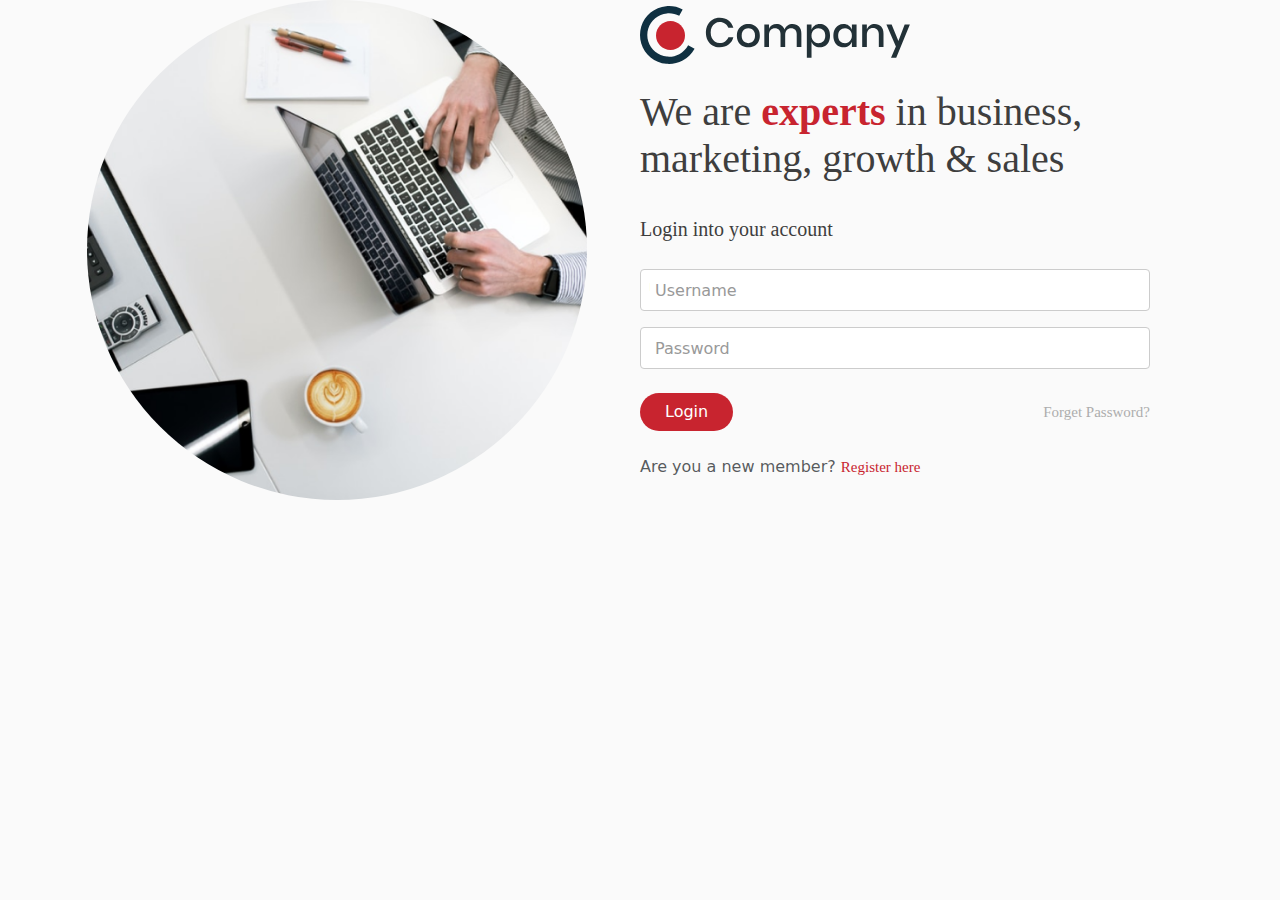
<file: index.html>
<!DOCTYPE html>
<html lang="en">
<head>
    <meta charset="UTF-8">
    <meta name="viewport" content="width=device-width, initial-scale=1.0">
    <link rel="stylesheet" href="css/bootstrap.min.css">
    <link rel="stylesheet" href="./css/style1.css">
    <link rel="shortcut icon" href="./images/favicon.ico" type="image/x-icon">
    <title>Login</title>
</head>

<body class="bgLight">

<div class="container min-vh-100">
    <div class="row w-100 align-items-center g-5">

        
        <div class="col-lg-6 text-center mb-4 mb-md-0">
            <div>
                <img src="./images/hero-image.png"
                 class="img-fluid rounded-circle maxWidth border-white"
                 alt="Hero Image">
            </div>
        </div>
       

        
        <div class="col-lg-6 mt-5 lg-mt-0">
            <div class="container-fluid d-flex flex-column align-items-center align-items-lg-start p-0">
                <img src="./images/logo.svg" class="mb-4 wh" alt="Logo">

                <h2 class="fw-light textDark roboto">
                    We are <span class="red">experts</span> in business,<br>
                    marketing, growth & sales
                </h2>
            </div>
            

            <p class="fs-5 textDark roboto mt-3">Login into your account</p>

            
            <div class="input-container">
                <input type="text" class="form-control mb-3" name="user" placeholder="Username" id="user">
                <label for="user">Username</label>
            </div>
            <div class="input-container">
                <input type="password" class="form-control mb-4" name="pass" placeholder="Password" id="pass">
                <label for="pass">Password</label>
            </div>
           

            <div class="d-flex align-items-center justify-content-between">
                <button class="btn bgRed rounded-pill px-4">
                    Login
                </button>

                <span class="fp">Forget Password?</span>    
            </div>
            
            <p class="mt-4 text-muted">
                Are you a new member?
                <a href="#" class="linkR text-decoration-none">
                    Register here
                </a>
            </p>

        </div>
    </div>
</div>
</body>
</html>
</file>
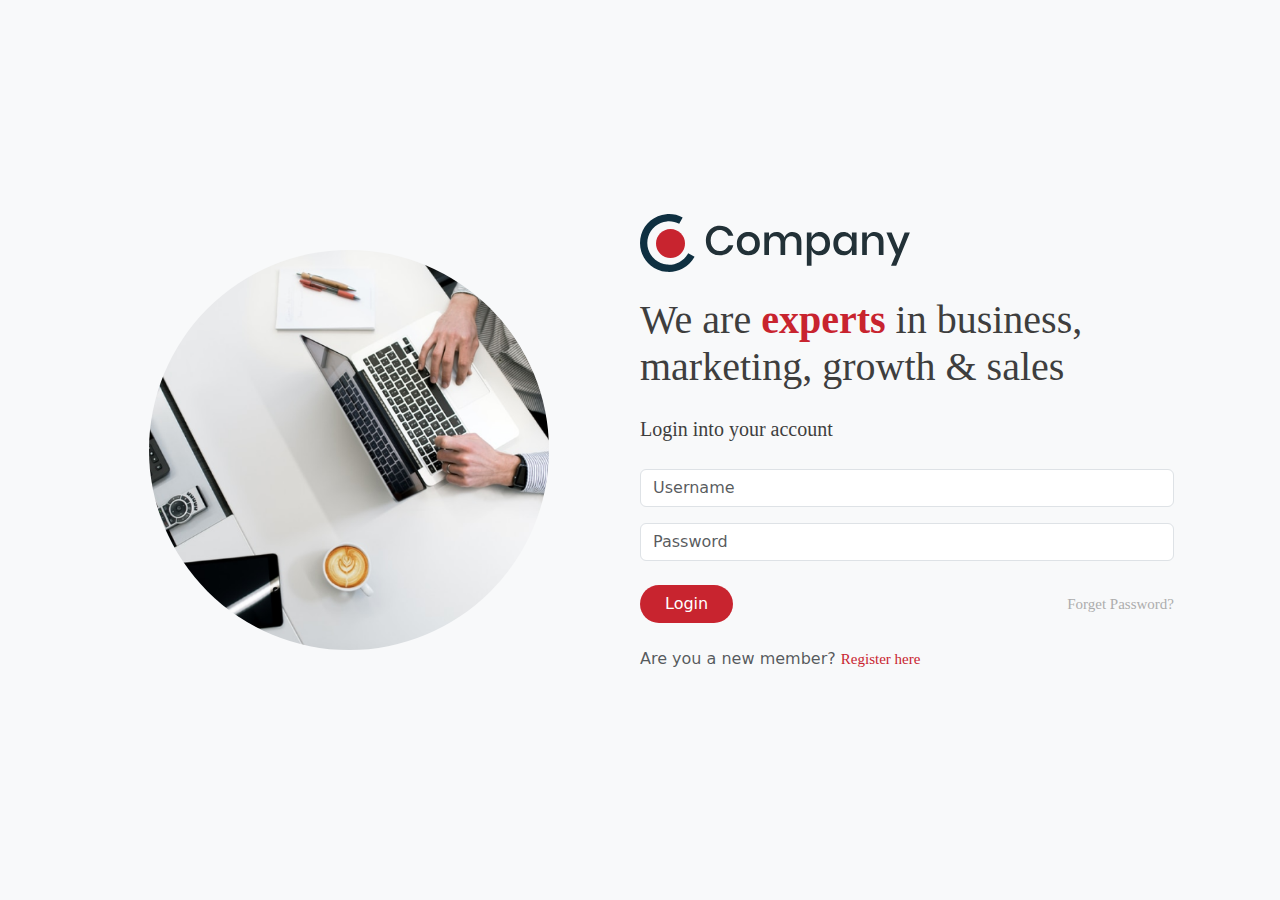
<file: HTML Training Assignment/index.html>
<!DOCTYPE html>
<html lang="en">
<head>
    <meta charset="UTF-8">
    <meta name="viewport" content="width=device-width, initial-scale=1.0">
    <link rel="stylesheet" href="css/bootstrap.min.css">
    <link rel="stylesheet" href="./css/style1.css">
    <title>Login</title>
</head>

<body class="bg-light">

<div class="container min-vh-100 d-flex align-items-center">
    <div class="row w-100 align-items-center">

        
        <div class="col-lg-6 text-center mb-4 mb-md-0">
            <img src="./images/hero-image.png"
                 class="img-fluid rounded-circle maxWidth"
                 alt="Hero Image">
        </div>

        
        <div class="col-lg-6">
            <img src="./images/logo.svg" class="mb-4 wh" alt="Logo">

            <h2 class="fw-light textDark roboto">
                We are <span class="red">experts</span> in business,<br>
                marketing, growth & sales
            </h2>

            <p class="fs-5 textDark roboto mt-3">Login into your account</p>

            <input type="text" class="form-control mb-3" name="user" placeholder="Username">
            <input type="password" class="form-control mb-4" name="pass" placeholder="Password">

            <div class="d-flex align-items-center justify-content-between">
                <button class="btn bgRed rounded-pill px-4">
                    Login
                </button>

                <span class="fp">Forget Password?</span>    
            </div>
            <p class="mt-4 text-muted">
                Are you a new member?
                <a href="#" class="linkR text-decoration-none">
                    Register here
                </a>
            </p>

        </div>
    </div>
</div>
</body>
</html>
</file>
<file: css/style1.css>
.bgLight {
    background: #FAFAFA 0% 0% no-repeat padding-box;
    opacity: 1;
}


.maxWidth {
    max-width: 500px;
}

.border{
    border-width: 10px;
    border-color: black;
    border-radius: 50%;
    border-style: solid;
}

.red {
    color: #C8242F;
    font-weight: 900;
}

.wh {
    height: 58px;
    width: 272px;
}

.textDark {
    color: #3E3E3E;
}

.roboto {
    font: normal normal 300 40px/47px Roboto;
}

.bgRed {
    background-color: #C8242F;
    font: normal normal medium 18px/24px Roboto;
    color: #FFFFFF;
    opacity: 1;
}

.fp {
    font: normal normal normal 15px/20px Roboto;
    letter-spacing: 0px;
    color: #ADADAD;
    opacity: 1;
}

.linkR {
    text-align: left;
    font: normal normal normal 15px/20px Roboto;
    letter-spacing: 0px;
    color: #C8242F;
    opacity: 1;
}

.input-container {
    position: relative;

}

.input-container input {
    width: 100%;
    padding: 8px;
    box-sizing: border-box;
    border: 1px solid #ccc;
    border-radius: 4px;
    outline: none;
    font-size: 16px;
}

.input-container label {
    position: absolute;
    pointer-events: none;
    left: 10px;
    top: 10px;
    color: #999;

    transition: 0.2s ease all;
    background-color: white;
    padding: 0 5px;
}


.input-container input:focus~label,
.input-container input:not(:placeholder-shown)~label {
    top: -10px;
    left: 8px;
    font-size: 12px;
    color: #007bff;
}


.input-container input:focus {
    border-color: #007bff;
}
</file>
<file: HTML Training Assignment/css/style1.css>
.bgLight {
    background: #FAFAFA 0% 0% no-repeat padding-box;
    opacity: 1;
}


.maxWidth {
    max-width: 400px;
}


.red {
    color: #C8242F;
    font-weight: 900;
}

.wh {
    height: 58px;
    width: 272px;
}

.textDark {
    color: #3E3E3E;
}

.roboto {
    font: normal normal 300 40px/47px Roboto;
}

.bgRed {
    background-color: #C8242F;
    font: normal normal medium 18px/24px Roboto;
    color: #FFFFFF;
    opacity: 1;
}

.fp {
    font: normal normal normal 15px/20px Roboto;
    letter-spacing: 0px;
    color: #ADADAD;
    opacity: 1;
}

.linkR {
    text-align: left;
    font: normal normal normal 15px/20px Roboto;
    letter-spacing: 0px;
    color: #C8242F;
    opacity: 1;
}
</file>
